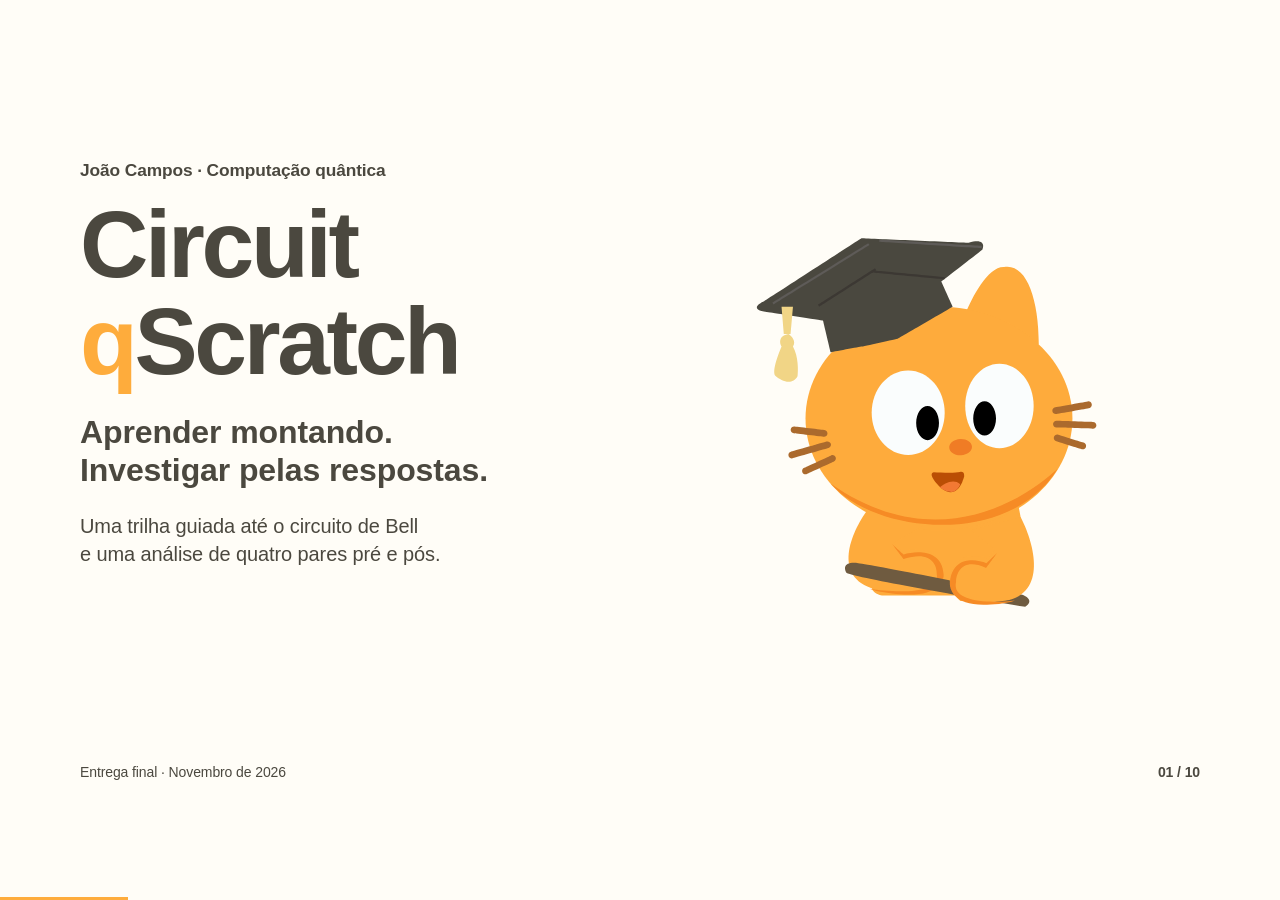
<file: index.html>
<!doctype html><html lang="pt-BR"><head><meta charset="utf-8"><meta name="viewport" content="width=device-width,initial-scale=1"><title>Circuit qScratch | Entrega final</title><link rel="stylesheet" href="base.css"><link rel="stylesheet" id="theme-link" href="theme.css"><link rel="stylesheet" href="template.css"><link rel="stylesheet" href="apresentacao.css"></head><body class="tpl-presenter-mode-reveal"><div class="deck" data-w="1920" data-h="1080"><section class="slide cover" data-title="Circuit qScratch">
      <div class="mascote capa-gato" data-cat="professor" role="img" aria-label="Gato animado: professor"></div>
      
<p class="eyeline">João Campos · Computação quântica</p>
<h1 class="h1">Circuit<br><span class="title-q">q</span>Scratch</h1>
<p class="hero-sub">Aprender montando.<br>Investigar pelas respostas.</p>
<p class="cover-description">Uma trilha guiada até o circuito de Bell<br>e uma análise de quatro pares pré e pós.</p>

      <footer class="source">Entrega final · Novembro de 2026<span>01 / 10</span></footer>
      <aside class="notes"><p><b>0:00–0:20 · A ideia.</b> Eu desenvolvi o Circuit qScratch para apresentar conceitos quânticos por uma trilha visual em português. A pessoa aprende as peças enquanto monta um circuito de Bell. Vou mostrar a proposta, como comparei as respostas e o que encontrei em quatro registros. Depois, vou navegar pela plataforma.</p></aside>
    </section>
<section class="slide origin" data-title="O que é o QScratch?">
      <div class="mascote canto-gato" data-cat="pensando" role="img" aria-label="Gato animado: pensando"></div>
      
<h2 class="h2">O que é o QScratch?</h2>
<div class="qscratch-origin"><div class="origin-copy"><p class="lead">Uma extensão do Scratch para explorar conceitos quânticos com blocos e personagens.</p><p>Superposição, emaranhamento e medição aparecem nas propriedades dos personagens.</p><div class="origin-bridge"><h3>O que trouxe para meu projeto</h3><p>O ensino visual e a experimentação. No Circuit qScratch, desenvolvi uma trilha própria para montar e medir o circuito de Bell.</p></div></div><div class="origin-images"><figure class="img-frame contain"><img src="qscratch-7-Im2.jpg" alt="Paleta Quantum do QScratch original, com blocos de superposição, emaranhamento e medição"><figcaption>Blocos quânticos</figcaption></figure><figure class="img-frame contain"><img src="qscratch-personagens.jpg" alt="Dois gatos do Scratch em uma cena de exemplo de emaranhamento do QScratch"><figcaption>Personagens no QScratch</figcaption></figure></div></div>

      <footer class="source">Escanez-Exposito et al. (2025) · <a href="https://doi.org/10.1140/epjqt/s40507-025-00314-9" target="_blank" rel="noopener">Artigo e imagens do QScratch · CC BY 4.0</a><span>02 / 10</span></footer>
      <aside class="notes"><p><b>0:20–0:55 · Minha inspiração.</b> O QScratch é uma extensão do Scratch que usa blocos para explorar conceitos quânticos nas propriedades de personagens. Aqui aparecem os blocos Quantum e os gatos de um exemplo de emaranhamento.</p><p>Ele inspirou minha escolha pelo ensino visual e pela experimentação. No Circuit qScratch, fiz uma implementação própria, concentrada em uma trilha guiada para montar e medir Bell. Não realizei uma comparação de desempenho entre as ferramentas.</p></aside>
    </section>
<section class="slide warm" data-title="Cada ideia vira uma peça">
      <div class="mascote canto-gato" data-cat="xadrez" role="img" aria-label="Gato animado: xadrez"></div>
      
<h2 class="h2">Cada ideia vira uma peça</h2>
<p class="lead">Uma trilha comum para iniciantes, com montagem gradual do circuito de Bell.</p>
<ol class="learning-path">
<li><b>0 / 1</b><strong>Bit e qubit</strong><span>Preparar</span></li>
<li><svg viewBox="0 0 64 64" aria-hidden="true"><path d="M8 49a24 24 0 0 1 48 0ZM32 44l12-17"/></svg><strong>Medição</strong><span>Observar</span></li>
<li><b>H</b><strong>Hadamard</strong><span>Comparar</span></li>
<li><b>⊕</b><strong>CNOT</strong><span>Conectar</span></li>
<li><b>Φ⁺</b><strong>Bell</strong><span>Montar e medir</span></li>
</ol>
<div class="idea-bottom"><div><h3>Descobrir → Testar → Experimentar</h3><p>Etapas, pontos, retorno imediato e um gato professor.<br>Inspiração visual: QScratch e a trilha do Duolingo.</p><p class="small">29 páginas de explicação · 15 perguntas · 5 práticas</p></div>
<div class="bell-mini"><svg viewBox="0 0 610 210" role="img" aria-label="Dois qubits em zero. H no qubit superior, CNOT com controle superior e alvo inferior, seguida da medição de ambos."><g stroke="currentColor" stroke-width="5" fill="none"><path d="M85 55H560M85 155H560M350 55V155"/><rect x="165" y="20" width="70" height="70" rx="12" fill="var(--accent)"/><rect x="480" y="20" width="70" height="70" rx="12" fill="var(--paper)"/><rect x="480" y="120" width="70" height="70" rx="12" fill="var(--paper)"/><circle cx="350" cy="155" r="26" fill="var(--paper)"/><path d="M350 129v52M324 155h52"/><circle cx="350" cy="55" r="11" fill="currentColor"/></g><g fill="currentColor" font-family="Trebuchet MS" font-size="36" text-anchor="middle"><text x="41" y="68">|0⟩</text><text x="41" y="168">|0⟩</text><text x="200" y="68">H</text><text x="515" y="68">M</text><text x="515" y="168">M</text></g></svg><p>Ideal: 00 ou 11, cada um com 50% de chance.</p></div></div>

      <footer class="source">Entrega final · Seções II e III · Modelo ideal simulado em computador clássico<span>03 / 10</span></footer>
      <aside class="notes"><p><b>0:55–1:35 · Percurso e conteúdo.</b> Minha implementação é própria, inspirada no ensino visual do QScratch. A organização da trilha lembra o Duolingo. São cinco blocos, com explicação, quiz e prática, e todos recebem o mesmo conteúdo. A escolaridade caracteriza o público; não altera as explicações.</p><p>Começo com dois qubits em zero. H no primeiro e CNOT com controle no primeiro e alvo no segundo preparam Bell. A medição ideal pode dar 00 ou 11, com 50% para cada resultado. Isso apresenta superposição, portas, emaranhamento e medição em um circuito pequeno, simulado em computador clássico. Uma série curta não precisa se dividir exatamente ao meio, e a correlação nessa base sozinha não prova emaranhamento.</p><p>Os pontos tornam o avanço visível; seu efeito educacional não foi isolado.</p></aside>
    </section>
<section class="slide " data-title="Quem entrou na análise">
      <div class="mascote canto-gato" data-cat="brincando" role="img" aria-label="Gato animado: brincando"></div>
      
<h2 class="h2">Quem entrou na análise</h2>
<div class="sample-layout"><ol class="sample-flow"><li><b>12</b><span>documentos de progresso<br>consultados</span></li><li><b>5</b><span>com os cinco blocos<br>concluídos</span></li><li class="orange"><b>4</b><span>com pré e pós enviados<br>na versão 3</span></li></ol>
<div class="sample-profile"><h3>Nos quatro registros</h3><p><b>3</b> Ensino Superior incompleto<br><b>1</b> Ensino Médio</p><div class="profile-note">Todos já tinham ouvido falar do tema.<br>Três estavam tentando estudar pela primeira vez.<br>Nenhum declarou conhecer circuitos quânticos.</div></div></div>
<p class="takeaway">O critério de seleção foi definido após a coleta.</p>

      <footer class="source">Entrega final · Seção IV-A · Consulta ao Firestore em 11/11/2026<span>04 / 10</span></footer>
      <aside class="notes"><p><b>1:35–2:10 · Recorte.</b> A consulta de 11 de novembro encontrou 12 documentos de progresso. Cinco tinham concluído os blocos, mas quatro também tinham enviado os dois formulários na versão 3. Estes são os quatro pares analisados.</p><p>Três declararam Superior incompleto e um Ensino Médio. Essa informação não determina idade nem vínculo institucional. Não vou comparar escolaridades com esse grupo. Também não trato os outros documentos como abandono: o recorte não permite concluir isso.</p></aside>
    </section>
<section class="slide " data-title="O que perguntei antes e depois">
      <div class="mascote canto-gato" data-cat="prancheta" role="img" aria-label="Gato animado: prancheta"></div>
      
<h2 class="h2">O que perguntei<br>antes e depois</h2>
<div class="survey-grid"><article class="panel"><h3>Antes da trilha</h3><p class="small">8 perguntas</p><ul><li>Escolaridade</li><li>Contato anterior com computação quântica</li><li>Primeira tentativa de aprender</li><li>Conhecimento prévio de circuitos</li></ul><div class="paired">Interesse + confiança<br>Medição + porta H</div></article>
<article class="panel orange"><h3>Depois da trilha</h3><p class="small">7 etapas, incluindo comentário opcional</p><div class="paired">Interesse + confiança<br>Medição + porta H</div><ul><li>“Foi fácil entender as explicações?”</li><li>“Foi fácil descobrir o que fazer em cada etapa?”</li><li>“O que poderíamos explicar melhor?”</li></ul></article></div>
<p class="scale">Escala de percepção: Nada · Pouco · Mais ou menos · Bastante · Muito</p>

      <footer class="source">Entrega final · Seção IV · Instrumento v3 · <a href="perguntas.html" target="_blank" rel="noopener">Ver todas as perguntas</a><span>05 / 10</span></footer>
      <aside class="notes"><p><b>2:10–2:50 · Instrumentos.</b> No pré, eu pergunto escolaridade e contato anterior, além de interesse, confiança e dois itens de conteúdo. No pós, repito as quatro medidas e acrescento clareza, facilidade de uso e um comentário opcional.</p><p>Interesse é a vontade de aprender mais. Confiança é sentir-se capaz de começar a estudar. A escala vai de Nada a Muito. Comparo cada registro com ele mesmo e mantenho essas medidas separadas. A versão utilizada é a 3. Os questionários são diferentes dos quizzes que pontuam na trilha.</p><p>Os enunciados e alternativas completos estão no material de apoio.</p></aside>
    </section>
<section class="slide warm" data-title="Duas perguntas de conteúdo">
      <div class="mascote canto-gato" data-cat="pensando" role="img" aria-label="Gato animado: pensando"></div>
      
<h2 class="h2">Duas perguntas de conteúdo</h2>
<p class="lead">Os mesmos itens no pré e no pós, sem correção durante o formulário.</p>
<div class="question-grid"><article class="panel"><span class="question-icon">M</span><h3>Medição</h3><blockquote>“Ao medir um qubit, qual resultado aparece em uma única medição?”</blockquote><p class="answer"><span>Resposta esperada</span>Um resultado: 0 ou 1</p></article>
<article class="panel"><span class="question-icon">H</span><h3>Hadamard</h3><blockquote>“Neste circuito, o que a porta H faz quando é aplicada uma vez a um qubit preparado em 0?”</blockquote><p class="answer"><span>Resposta esperada</span>Prepara chances iguais de medir 0 ou 1</p></article></div>
<p class="takeaway">De 0 a 2 acertos por pessoa. Esses itens não avaliam todo o circuito.</p>

      <footer class="source">Entrega final · Seção IV-B · Instrumento v3 · Mesmas perguntas antes e depois<span>06 / 10</span></footer>
      <aside class="notes"><p><b>2:50–3:30 · O que a comparação mede.</b> A primeira questão verifica se a pessoa distingue uma medição única de duas possibilidades. A segunda trata de H aplicada uma vez a um qubit preparado em zero. Cada acerto vale uma unidade, com máximo de dois.</p><p>São perguntas próprias do projeto, ainda sem validação. Como os enunciados se repetem, familiaridade com a pergunta também pode contribuir para a mudança. Não avaliei CNOT nem emaranhamento nesses formulários. Os 50 pontos possíveis no jogo são outra medida e não entram nessa conta.</p></aside>
    </section>
<section class="slide warm" data-title="Os acertos aumentaram nos quatro pares">
      <div class="mascote canto-gato" data-cat="avaliando" role="img" aria-label="Gato animado: avaliando"></div>
      
<h2 class="h2">Os acertos aumentaram<br>nos quatro pares</h2>
<div class="result-layout"><div class="score-callout"><p>Total nas duas perguntas</p><div class="score-pair"><div><b>1<span>/8</span></b><small>Antes</small></div><strong aria-hidden="true">→</strong><div><b>7<span>/8</span></b><small>Depois</small></div></div><p class="score-caption">8 respostas = 4 pessoas × 2 perguntas</p><div class="item-scores"><p><strong>Medição</strong><span>1/4 → 4/4</span></p><p><strong>Porta H</strong><span>0/4 → 3/4</span></p></div></div>
<div class="panel result-table"><table><caption>Acertos por registro (máximo: 2)</caption><thead><tr><th>Código</th><th>Pré</th><th>Pós</th><th>Diferença</th></tr></thead><tbody><tr><th>P05</th><td>0</td><td>2</td><td>+2</td></tr><tr><th>P07</th><td>0</td><td>1</td><td>+1</td></tr><tr><th>P08</th><td>0</td><td>2</td><td>+2</td></tr><tr><th>P11</th><td>1</td><td>2</td><td>+1</td></tr></tbody></table><p>Média: <b>0,25 → 1,75</b> acerto</p></div></div>
<p class="takeaway">Mudança observada neste grupo; não estabelece causa.</p>

      <footer class="source">Entrega final · Seção V · Tabela 2 · Quatro pares de 11/11/2026<span>07 / 10</span></footer>
      <aside class="notes"><p><b>3:30–4:20 · Resultado de conteúdo.</b> Somando os dois itens, o total passou de um para sete acertos em oito respostas. São quatro pessoas respondendo a duas perguntas, e não oito participantes independentes. Todos os pares tiveram aumento.</p><p>Na medição, passei de um para quatro acertos. Em H, de zero para três. A média passou de 0,25 para 1,75, numa escala que termina em dois. A tabela permite ver cada par sem expor nomes.</p><p>Esse resultado está na direção da hipótese, mas não comprova que a plataforma causou aprendizagem. O grupo é pequeno, foi selecionado entre concluintes e respondeu às mesmas questões.</p></aside>
    </section>
<section class="slide " data-title="Confiança e interesse mudaram de formas diferentes">
      <div class="mascote canto-gato" data-cat="professor" role="img" aria-label="Gato animado: professor"></div>
      
<h2 class="h2">Confiança e interesse<br>mudaram de formas diferentes</h2>
<div class="experience-layout"><div><p class="lead">Mudança nos mesmos quatro registros</p><div class="change-row"><h3>Confiança</h3><div class="units" aria-label="3 aumentaram, 1 ficou igual, 0 diminuíram"><i class="up">↑</i><i class="up">↑</i><i class="up">↑</i><i>=</i></div><p>3 aumentaram · 1 ficou igual</p></div><div class="change-row"><h3>Interesse</h3><div class="units" aria-label="1 aumentou, 3 ficaram iguais, 0 diminuíram"><i class="up">↑</i><i>=</i><i>=</i><i>=</i></div><p>1 aumentou · 3 ficaram iguais</p></div><p class="small">Cada quadrado representa um registro, sem identificar a pessoa.</p></div>
<article class="panel feedback"><h3>Como avaliaram a experiência?</h3><p>Clareza das explicações</p><div class="rating-list"><span>Mais ou menos <b>1</b></span><span>Bastante <b>2</b></span><span>Muito <b>1</b></span></div><p>Facilidade de uso</p><div class="rating-list"><span>Bastante <b>3</b></span><span>Muito <b>1</b></span></div></article></div>

      <footer class="source">Entrega final · Seção V · Tabela 3 · Perguntas próprias de percepção, sem nota SUS<span>08 / 10</span></footer>
      <aside class="notes"><p><b>4:20–5:05 · Percepções.</b> A confiança aumentou em três registros, enquanto o interesse aumentou em um. Nos demais, cada medida ficou igual; nenhuma diminuiu. Isso mostra por que eu separei interesse e confiança.</p><p>Na clareza, houve uma resposta Mais ou menos, duas Bastante e uma Muito. Na facilidade de uso, três Bastante e uma Muito. São duas perguntas próprias da plataforma, não uma nota SUS. Esses dados também não isolam o efeito do gato, dos pontos ou das animações.</p></aside>
    </section>
<section class="slide warm" data-title="O que posso concluir">
      <div class="mascote canto-gato" data-cat="pensando" role="img" aria-label="Gato animado: pensando"></div>
      
<h2 class="h2">O que posso concluir</h2>
<p class="conclusion">Construí uma trilha funcional.<br>Observei melhora nas respostas<br>de um grupo de quatro pessoas.</p>
<div class="limits-grid"><div><h3>Limites</h3><ul class="brutal-bullets"><li>Prazo de entrega curto para ampliar os testes.</li><li>Necessidade de revisão constante dos conteúdos.</li><li>Análise restrita a quatro pares de concluintes.</li></ul></div><div><h3>Planos futuros</h3><ul class="brutal-bullets"><li>Testar com o público-alvo previsto.</li><li>Criar novas trilhas.</li><li>Incluir ranking e ofensivas (dias seguidos de estudo).</li><li>Explorar mais gamificação para incentivar o engajamento.</li></ul></div></div>
<p class="takeaway">Ainda não posso atribuir a mudança à plataforma ou à gamificação.</p>

      <footer class="source">Entrega final · Seções VI a IX · Limites de execução e planos atualizados em 13/11/2026<span>09 / 10</span></footer>
      <aside class="notes"><p><b>5:05–5:45 · Conclusão e planos futuros.</b> Construí uma trilha funcional e observei mudanças em quatro pares. Não consegui testar com muitas pessoas: o prazo de entrega e as revisões constantes do conteúdo limitaram essa etapa.</p><p>Quero testar com o público-alvo previsto, criar novas trilhas e incluir ranking, ofensivas de dias de estudo e outros elementos de gamificação para incentivar o engajamento. Esse efeito ainda precisa ser avaliado.</p><p>Se houver pergunta sobre o método: o instrumento não foi validado, repete duas questões e analisa apenas concluintes, sem grupo de comparação ou teste posterior. Esses limites permanecem; os resultados não demonstram causa.</p></aside>
    </section>
<section class="slide demo" data-title="Agora, na plataforma">
      <div class="mascote canto-gato" data-cat="lupa" role="img" aria-label="Gato animado: lupa"></div>
      
<h2 class="h2">Agora, na plataforma</h2>
<p class="demo-title">Da explicação<br>à montagem de Bell.</p>
<ol class="demo-list"><li>Trilha e exemplo interativo</li><li>Quiz, previsão e bancada</li><li>Medição e acompanhamento pelo professor</li></ol>
<a class="demo-button" href="https://circuit-qscratch.vercel.app/" target="_blank" rel="noopener">Abrir a plataforma <span aria-hidden="true">↗</span></a>
<p class="demo-url">circuit-qscratch.vercel.app</p>

      <footer class="source"><a href="apoio.html" target="_blank" rel="noopener">Capturas de apoio</a> · <a href="perguntas.html" target="_blank" rel="noopener">Questionários</a> · <a href="CREDITOS.md" target="_blank" rel="noopener">Créditos</a><span>10 / 10</span></footer>
      <aside class="notes"><p><b>5:45–6:00 · Passagem à demonstração.</b> Agora vou mostrar como isso aparece na experiência. Vou percorrer uma explicação, uma pergunta, a bancada e o acompanhamento do professor.</p><p><b>6:00–6:40:</b> abra a trilha já preparada e mostre Descobrir, Testar e Experimentar. <b>6:40–7:20:</b> compare uma e duas H no exemplo. <b>7:20–8:25:</b> use uma tentativa de demonstração já adiantada para mostrar uma pergunta, a previsão e H/CNOT na bancada. <b>8:25–9:00:</b> prepare e meça Bell, explicando a diferença entre chances e frequências. <b>9:00–9:30:</b> mostre o painel com aluno fictício, progresso e erros. <b>9:30–10:00:</b> conclua: entreguei o percurso e encontrei mudanças nas respostas; a próxima etapa é uma avaliação mais ampla.</p><p>Não percorra as 29 páginas nem responda a todos os quizzes durante a fala. Deixe a conta de demonstração e as abas prontas. Se a conexão falhar, use as capturas de apoio. Não exiba dados pessoais dos participantes.</p></aside>
    </section></div><script src="runtime.js"></script><script src="vendor/lottie.min.js"></script><script src="assets/mascotes.js"></script><script src="mascotes.js"></script></body></html>
</file>
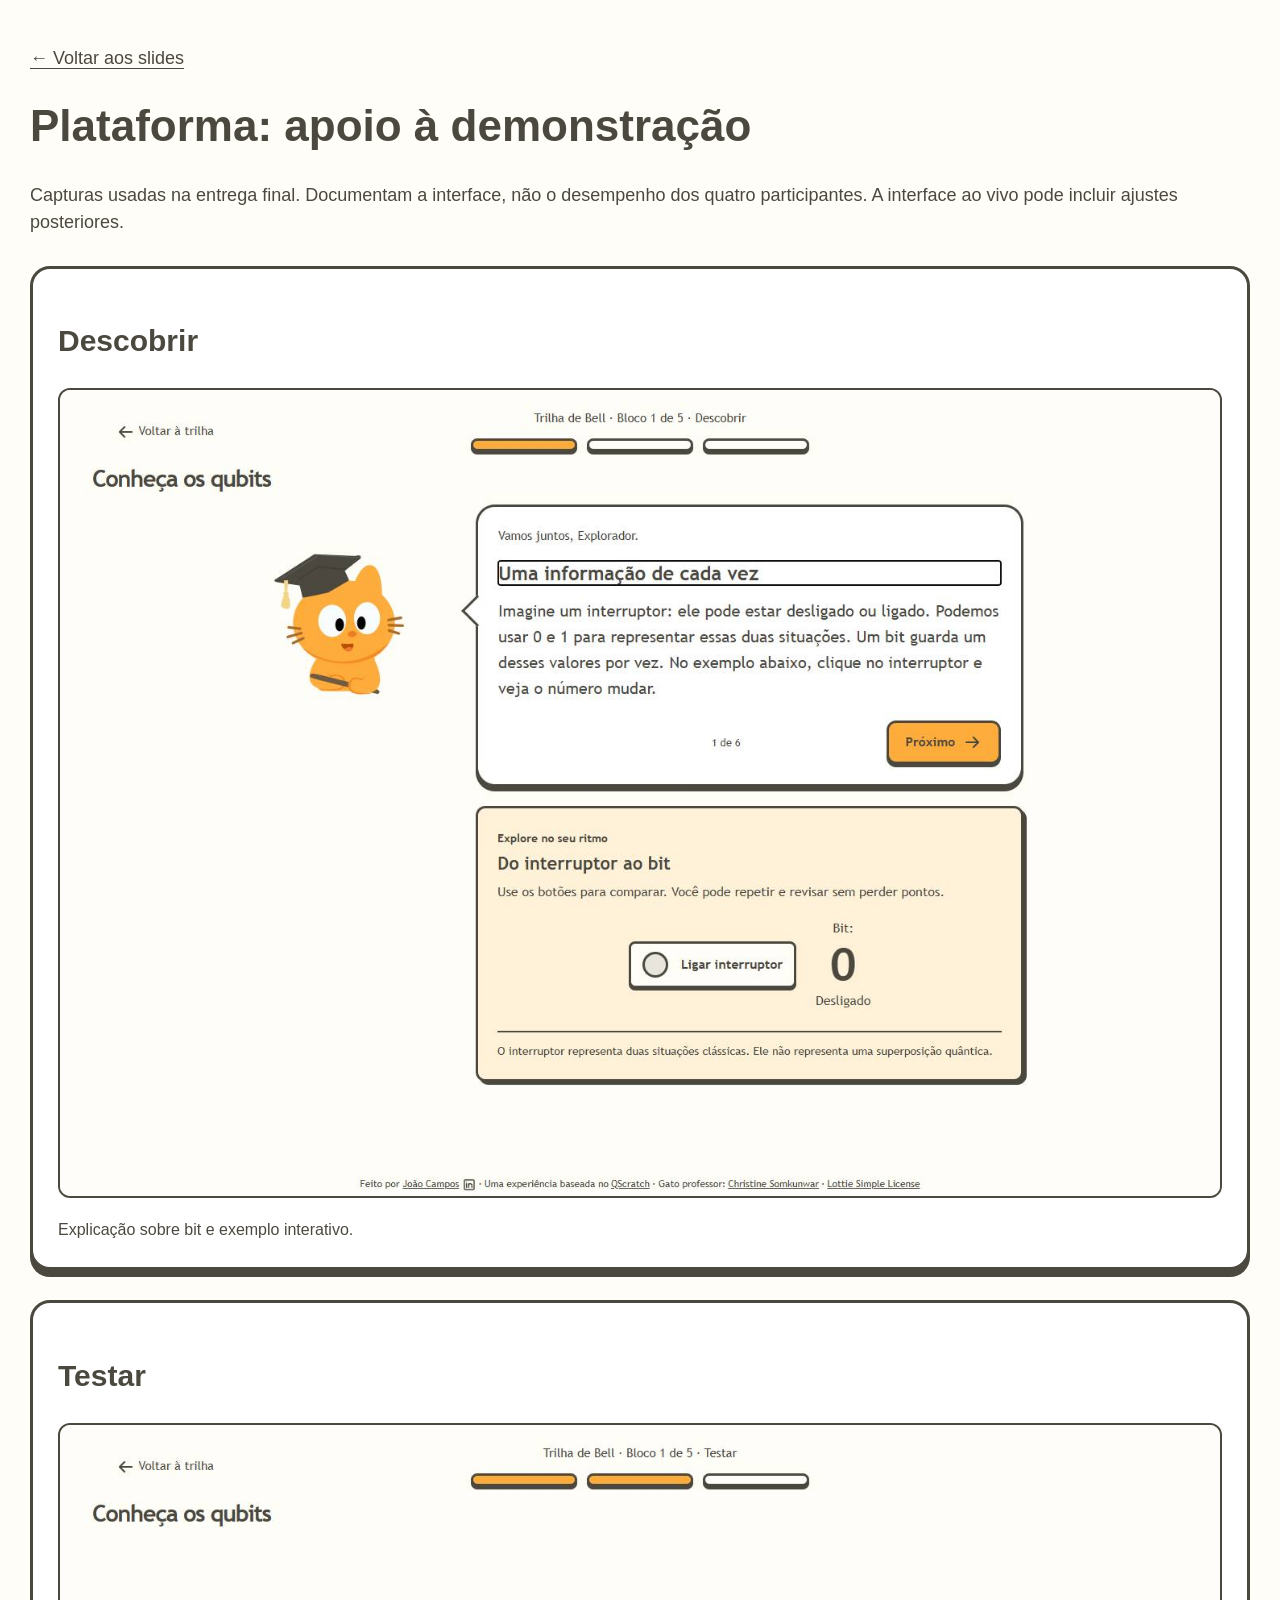
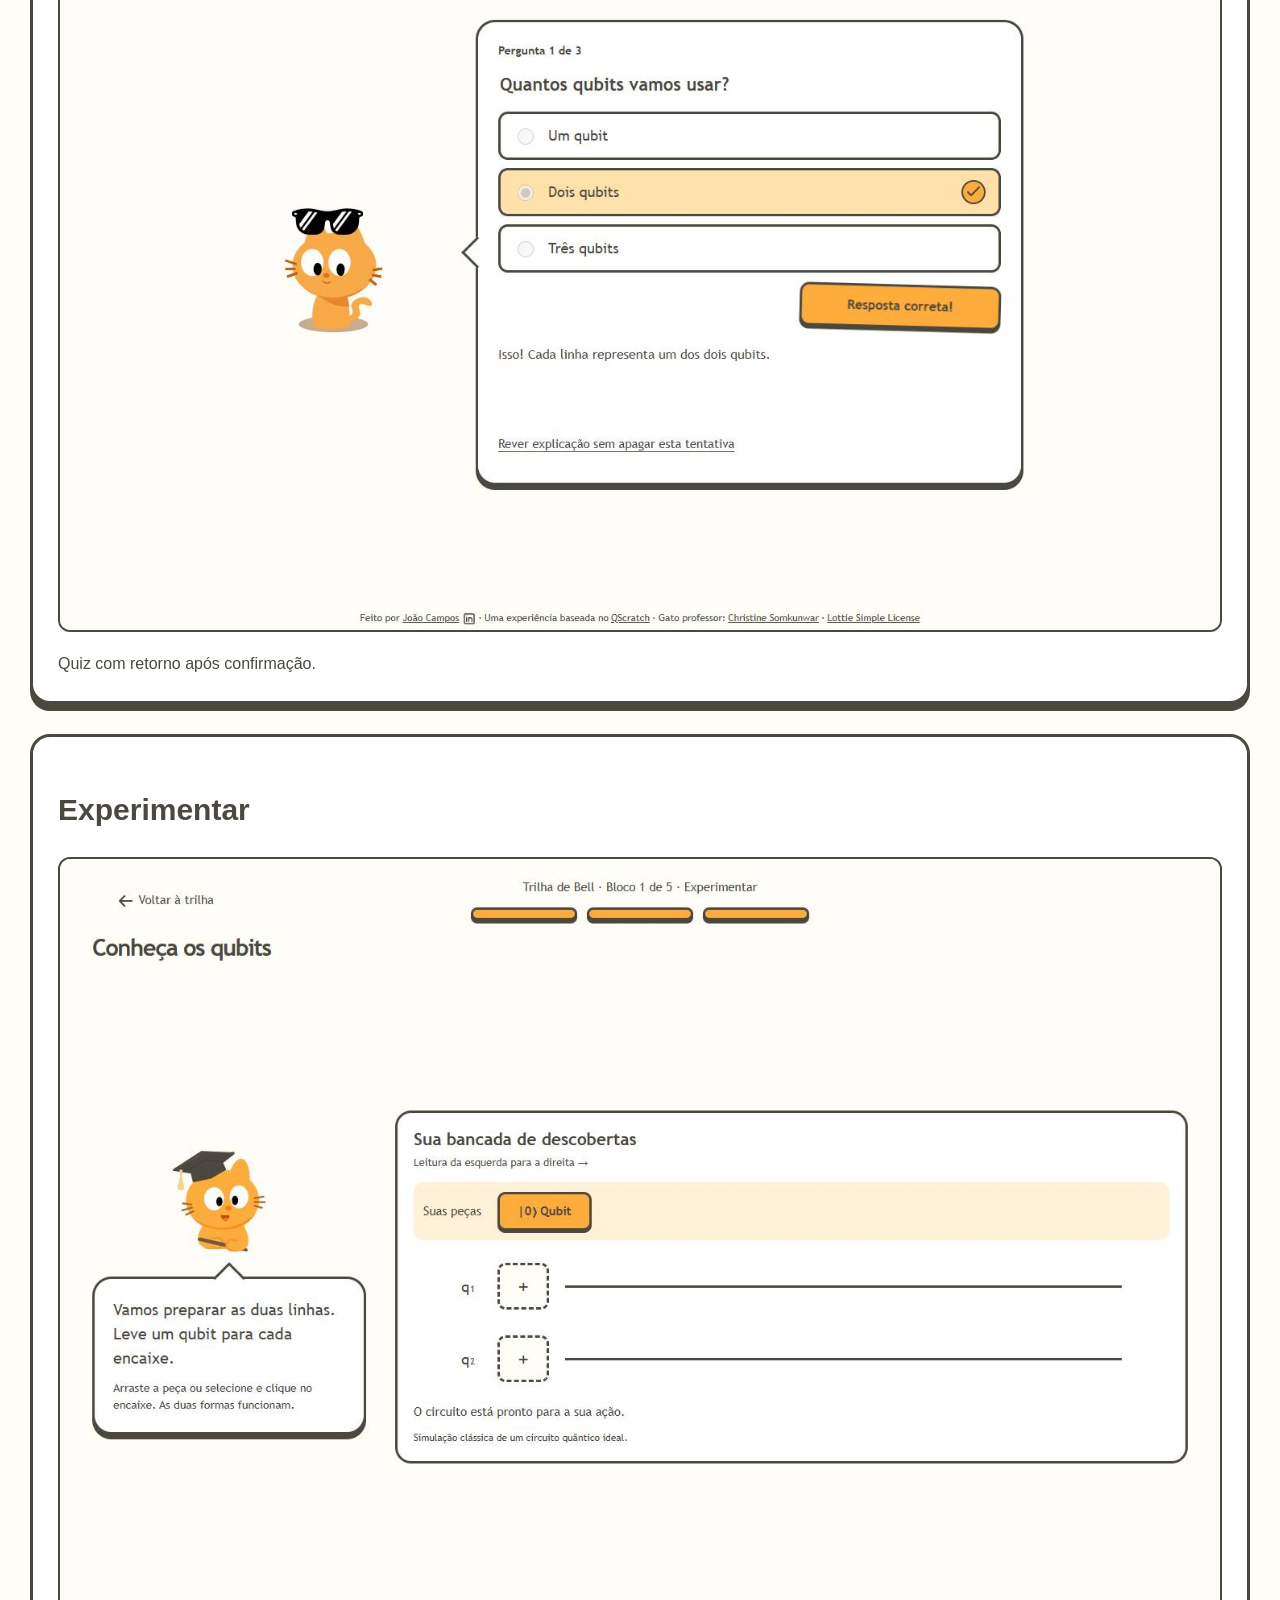
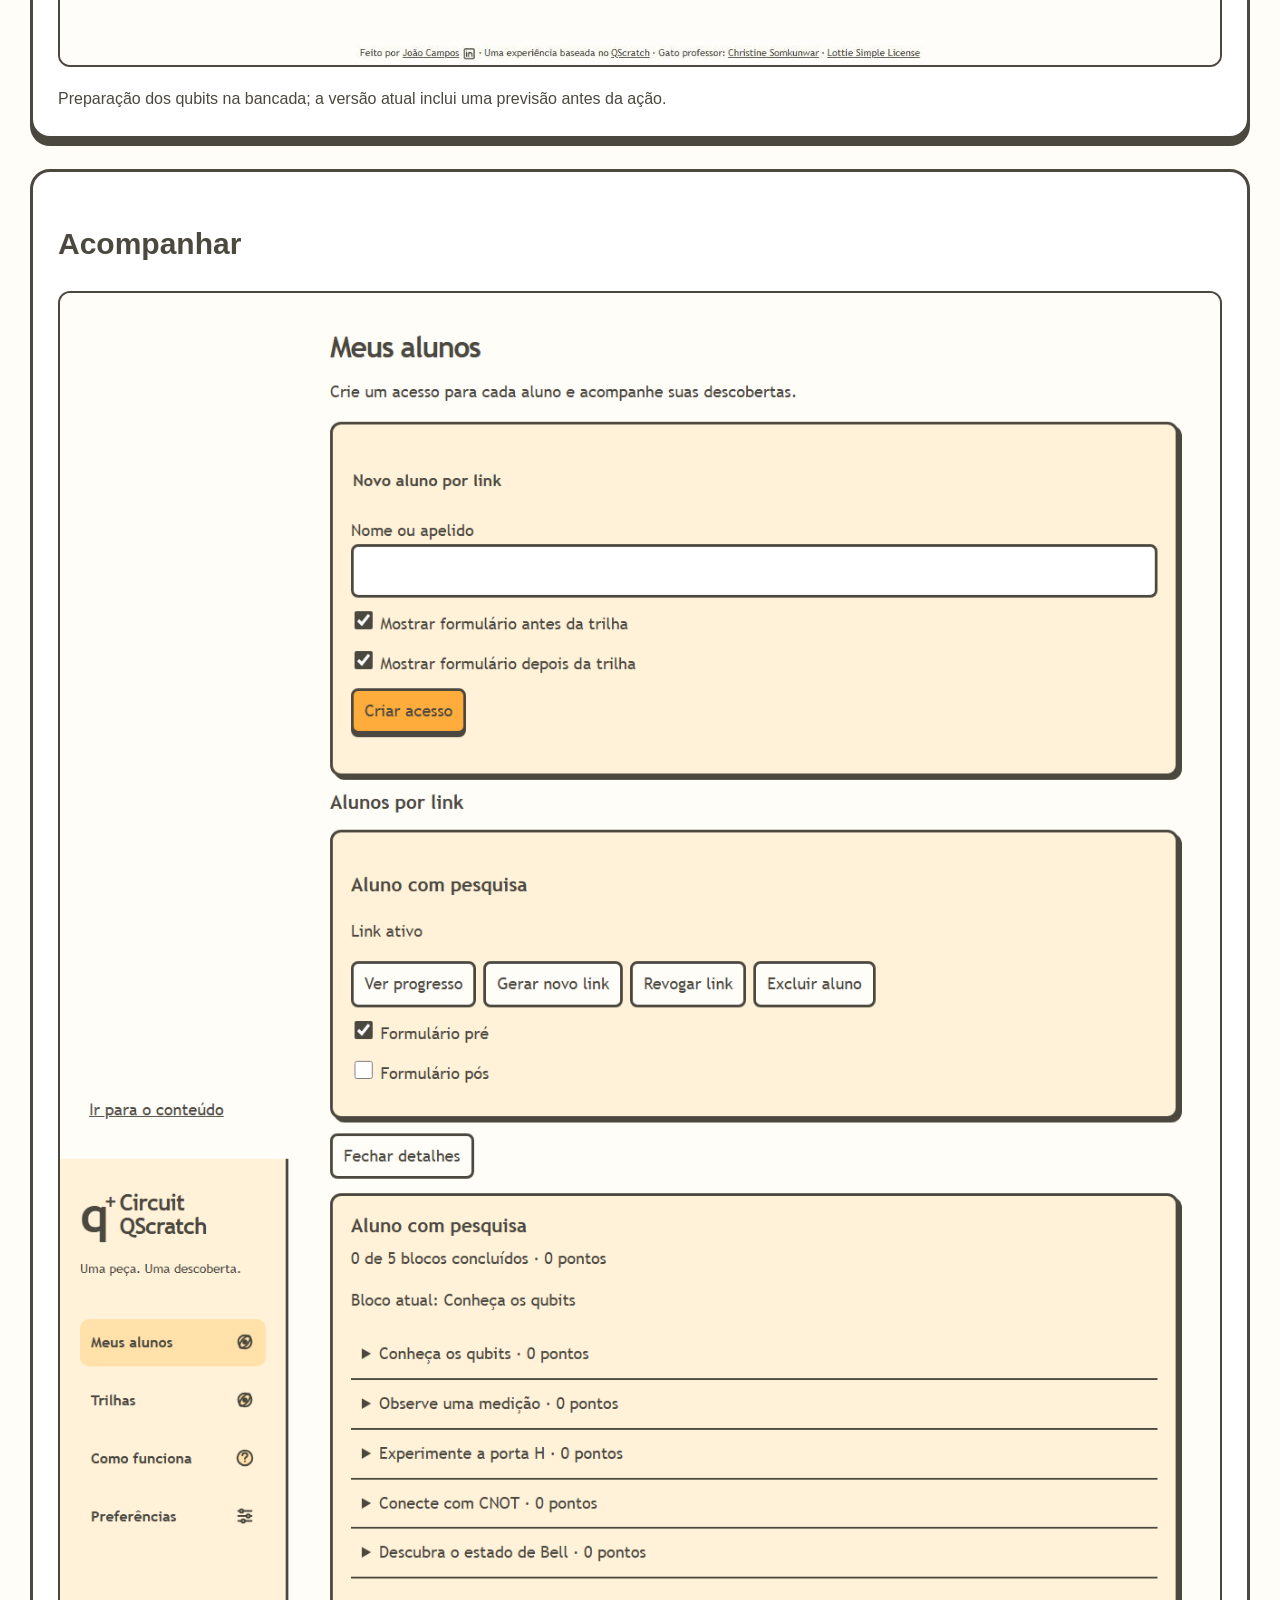
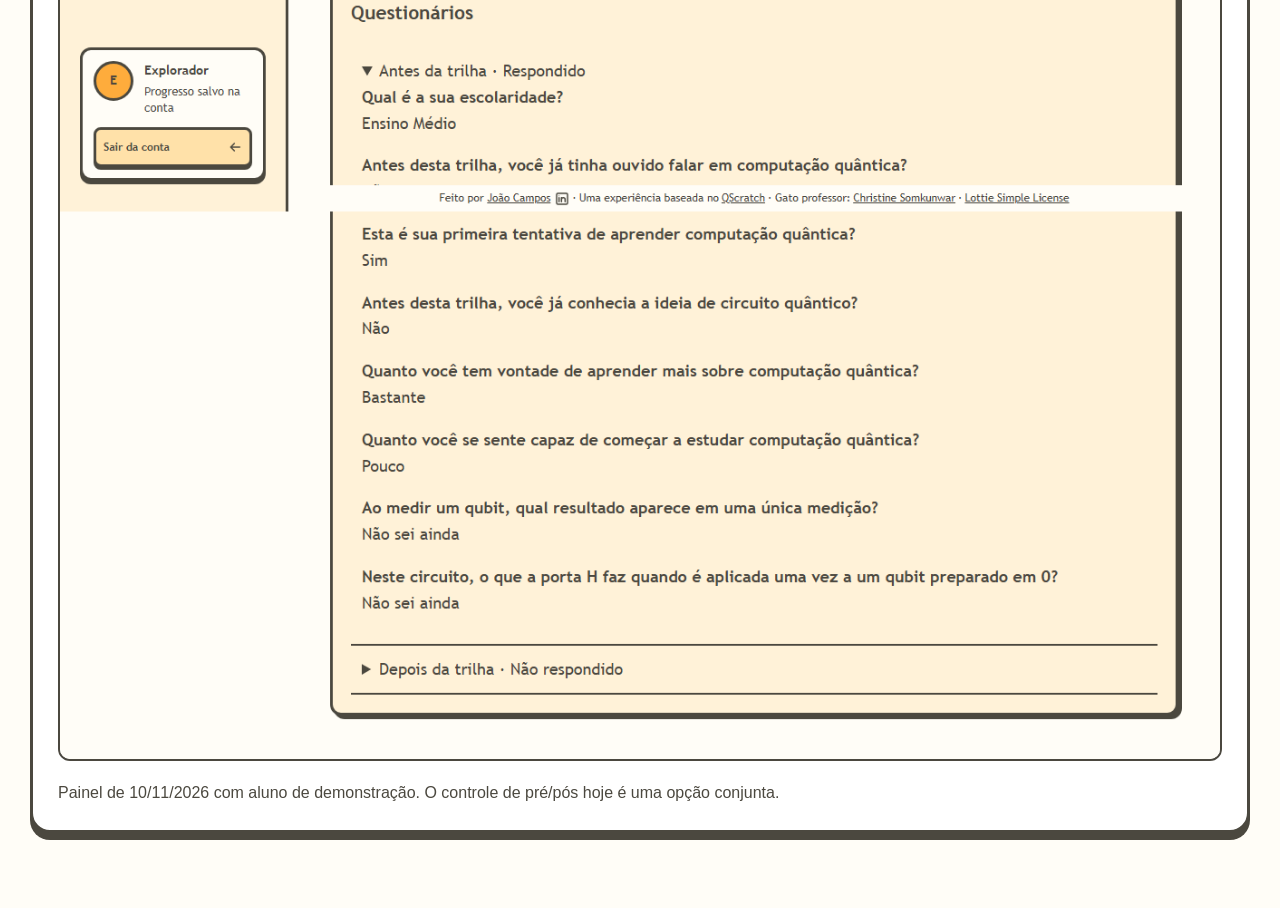
<file: apoio.html>
<!doctype html><html lang="pt-BR"><head><meta charset="utf-8"><meta name="viewport" content="width=device-width,initial-scale=1"><link rel="stylesheet" href="apoio.css"><title>Circuit qScratch | Material de apoio</title></head><body><main><a href="index.html">← Voltar aos slides</a><h1>Plataforma: apoio à demonstração</h1><p>Capturas usadas na entrega final. Documentam a interface, não o desempenho dos quatro participantes. A interface ao vivo pode incluir ajustes posteriores.</p><section><h2>Descobrir</h2><figure><img src="assets/apoio/explicacao.png" alt="Explicação sobre bit e exemplo interativo."><figcaption>Explicação sobre bit e exemplo interativo.</figcaption></figure></section><section><h2>Testar</h2><figure><img src="assets/apoio/pergunta.png" alt="Quiz com retorno após confirmação."><figcaption>Quiz com retorno após confirmação.</figcaption></figure></section><section><h2>Experimentar</h2><figure><img src="assets/apoio/pratica.png" alt="Preparação dos qubits na bancada; a versão atual inclui uma previsão antes da ação."><figcaption>Preparação dos qubits na bancada; a versão atual inclui uma previsão antes da ação.</figcaption></figure></section><section><h2>Acompanhar</h2><figure><img src="assets/apoio/painel-professor.png" alt="Painel de 10/11/2026 com aluno de demonstração. O controle de pré/pós hoje é uma opção conjunta."><figcaption>Painel de 10/11/2026 com aluno de demonstração. O controle de pré/pós hoje é uma opção conjunta.</figcaption></figure></section></main></body></html>
</file>
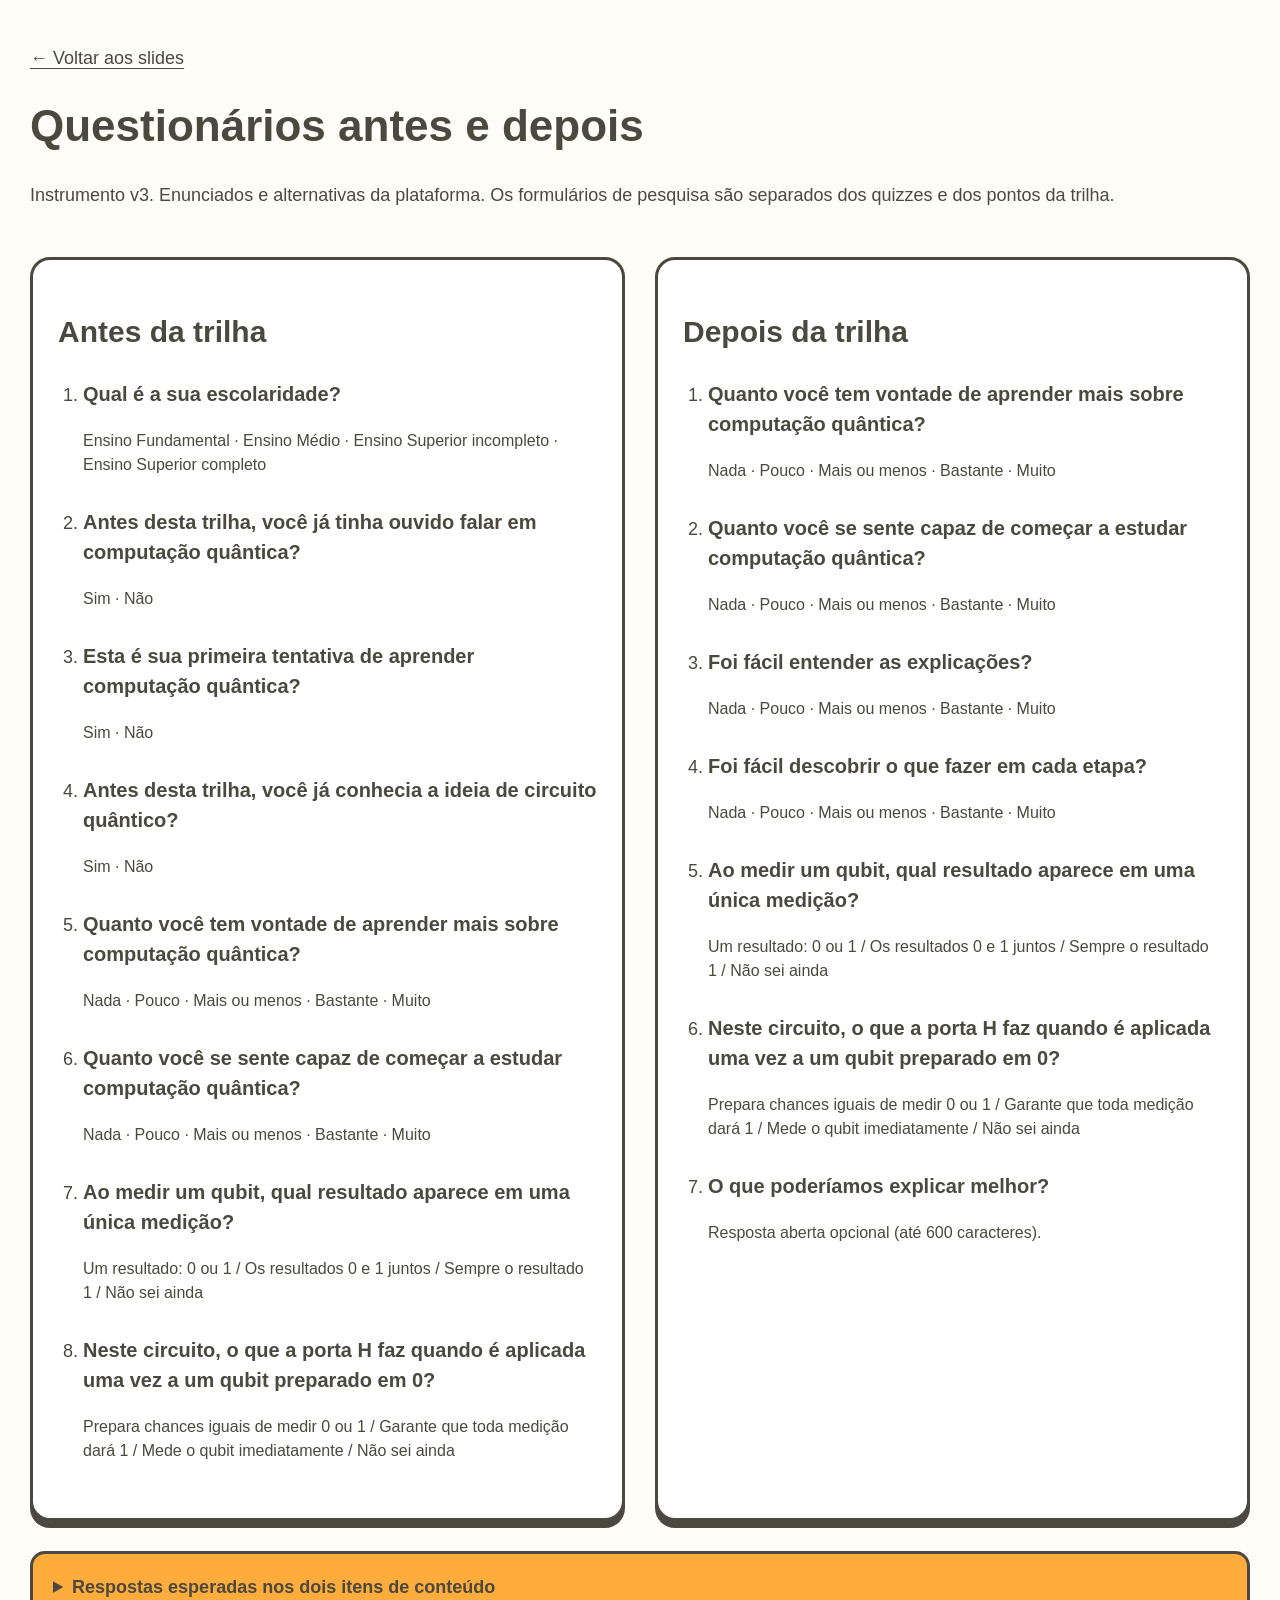
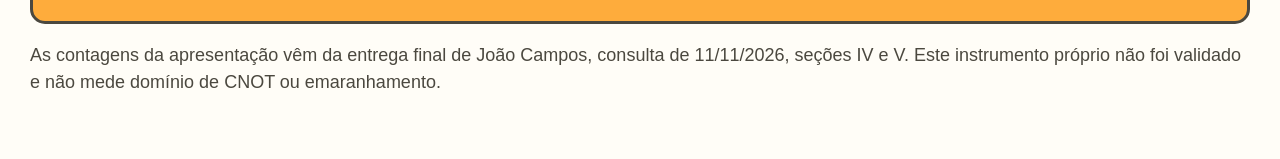
<file: perguntas.html>
<!doctype html><html lang="pt-BR"><head><meta charset="utf-8"><meta name="viewport" content="width=device-width,initial-scale=1"><link rel="stylesheet" href="apoio.css"><title>Circuit qScratch | Material de apoio</title></head><body><main><a href="index.html">← Voltar aos slides</a><h1>Questionários antes e depois</h1><p>Instrumento v3. Enunciados e alternativas da plataforma. Os formulários de pesquisa são separados dos quizzes e dos pontos da trilha.</p><div class="forms"><section><h2>Antes da trilha</h2><ol><li><h3>Qual é a sua escolaridade?</h3><p>Ensino Fundamental · Ensino Médio · Ensino Superior incompleto · Ensino Superior completo</p></li><li><h3>Antes desta trilha, você já tinha ouvido falar em computação quântica?</h3><p>Sim · Não</p></li><li><h3>Esta é sua primeira tentativa de aprender computação quântica?</h3><p>Sim · Não</p></li><li><h3>Antes desta trilha, você já conhecia a ideia de circuito quântico?</h3><p>Sim · Não</p></li><li><h3>Quanto você tem vontade de aprender mais sobre computação quântica?</h3><p>Nada · Pouco · Mais ou menos · Bastante · Muito</p></li><li><h3>Quanto você se sente capaz de começar a estudar computação quântica?</h3><p>Nada · Pouco · Mais ou menos · Bastante · Muito</p></li><li><h3>Ao medir um qubit, qual resultado aparece em uma única medição?</h3><p>Um resultado: 0 ou 1 / Os resultados 0 e 1 juntos / Sempre o resultado 1 / Não sei ainda</p></li><li><h3>Neste circuito, o que a porta H faz quando é aplicada uma vez a um qubit preparado em 0?</h3><p>Prepara chances iguais de medir 0 ou 1 / Garante que toda medição dará 1 / Mede o qubit imediatamente / Não sei ainda</p></li></ol></section><section><h2>Depois da trilha</h2><ol><li><h3>Quanto você tem vontade de aprender mais sobre computação quântica?</h3><p>Nada · Pouco · Mais ou menos · Bastante · Muito</p></li><li><h3>Quanto você se sente capaz de começar a estudar computação quântica?</h3><p>Nada · Pouco · Mais ou menos · Bastante · Muito</p></li><li><h3>Foi fácil entender as explicações?</h3><p>Nada · Pouco · Mais ou menos · Bastante · Muito</p></li><li><h3>Foi fácil descobrir o que fazer em cada etapa?</h3><p>Nada · Pouco · Mais ou menos · Bastante · Muito</p></li><li><h3>Ao medir um qubit, qual resultado aparece em uma única medição?</h3><p>Um resultado: 0 ou 1 / Os resultados 0 e 1 juntos / Sempre o resultado 1 / Não sei ainda</p></li><li><h3>Neste circuito, o que a porta H faz quando é aplicada uma vez a um qubit preparado em 0?</h3><p>Prepara chances iguais de medir 0 ou 1 / Garante que toda medição dará 1 / Mede o qubit imediatamente / Não sei ainda</p></li><li><h3>O que poderíamos explicar melhor?</h3><p>Resposta aberta opcional (até 600 caracteres).</p></li></ol></section></div><details><summary>Respostas esperadas nos dois itens de conteúdo</summary><p>Medição: “Um resultado: 0 ou 1”. H: “Prepara chances iguais de medir 0 ou 1”. Os formulários não mostram correção ao participante.</p></details><p>As contagens da apresentação vêm da entrega final de João Campos, consulta de 11/11/2026, seções IV e V. Este instrumento próprio não foi validado e não mede domínio de CNOT ou emaranhamento.</p></main></body></html>
</file>
<file: base.css>
/* html-ppt :: base.css — reset + shared tokens + layout primitives */
/* Default tokens. Themes in assets/themes/*.css override the :root block. */
:root {
  --bg: #ffffff;
  --bg-soft: #f7f7f8;
  --surface: #ffffff;
  --surface-2: #f2f2f4;
  --border: rgba(0,0,0,.08);
  --border-strong: rgba(0,0,0,.16);
  --text-1: #111216;
  --text-2: #55596a;
  --text-3: #8a8f9e;
  --accent: #3b6cff;
  /* Text drawn on top of an --accent fill. Every theme in assets/themes/
   * and every full-deck style.css overrides this with whichever of white /
   * near-black clears WCAG AA against its own accent — a hardcoded ink
   * cannot, because accents here range from #ffffff to #000000.
   * This default is black rather than white on purpose: against the default
   * --accent #3b6cff, white measures 4.40:1 and black 4.77:1, so only black
   * clears AA for normal text. Reached by any deck that links no theme. */
  --accent-ink: #000000;
  --accent-2: #7a5cff;
  --accent-3: #ff5c8a;
  --good: #1aaf6c;
  --warn: #f5a524;
  --bad:  #e0445a;
  --grad: linear-gradient(135deg,#3b6cff,#7a5cff 55%,#ff5c8a);
  --grad-soft: linear-gradient(135deg,#eef2ff,#f5ecff 55%,#ffeef5);
  --radius: 18px;
  --radius-sm: 12px;
  --radius-lg: 26px;
  --shadow: 0 10px 30px rgba(18,24,40,.08), 0 2px 6px rgba(18,24,40,.04);
  --shadow-lg: 0 24px 60px rgba(18,24,40,.14), 0 6px 16px rgba(18,24,40,.06);
  --font-sans: 'Inter','Noto Sans SC',-apple-system,BlinkMacSystemFont,Helvetica,Arial,sans-serif;
  --font-serif: 'Playfair Display','Noto Serif SC',Georgia,serif;
  --font-mono: 'JetBrains Mono','IBM Plex Mono',SFMono-Regular,Menlo,monospace;
  --font-display: var(--font-sans);
  --letter-tight: -.03em;
  --letter-normal: -.01em;
  --ease: cubic-bezier(.4,0,.2,1);
}
*,*::before,*::after{box-sizing:border-box}
html,body{margin:0;padding:0;background:var(--bg);color:var(--text-1);
  font-family:var(--font-sans);font-weight:400;line-height:1.6;
  -webkit-font-smoothing:antialiased;-moz-osx-font-smoothing:grayscale;
  letter-spacing:var(--letter-normal)}
/* Viewport host: centres the fixed-size design canvas and letterboxes the rest.
   Every px in a slide therefore means the same thing in the browser, in the
   presenter preview, in the overview thumbnail and in a headless render. */
body{width:100vw;height:100vh;overflow:hidden;
  display:flex;align-items:center;justify-content:center}
img,svg,video{max-width:100%;display:block}
a{color:var(--accent);text-decoration:none}
a:hover{text-decoration:underline}
code,kbd,pre,samp{font-family:var(--font-mono)}
/* ================= SLIDE SYSTEM ================= */
/* ================= DESIGN CANVAS =================
   Slides are authored against a FIXED 1920x1080 canvas and scaled to fit the
   viewport by runtime.js (--deck-scale). Before this, .deck was 100vw/100vh
   while type and spacing stayed in absolute px, so a 1512x850 laptop window
   and a 1920x1080 render produced visibly different pages (issue #20).
   Escape hatches:
     <body data-fit="fluid">      -> old behaviour, canvas follows the viewport
     <div class="deck" data-w=".." data-h="..">  -> custom canvas (e.g. 1080x1440 for 3:4)
*/
.deck{position:relative;flex:none;
  width:var(--deck-w,1920px);height:var(--deck-h,1080px);
  overflow:hidden;background:var(--bg);
  transform:scale(var(--deck-scale,1));transform-origin:center center}
/* Opt out: fluid canvas, exactly what the deck did before. */
body[data-fit="fluid"]{display:block}
body[data-fit="fluid"] .deck{width:100vw;height:100vh;transform:none}
.slide{
  position:absolute;inset:0;
  display:flex;flex-direction:column;justify-content:center;
  padding:72px 96px;
  box-sizing:border-box;
  opacity:0;pointer-events:none;
  transition:opacity .5s var(--ease), transform .5s var(--ease);
  transform:translateX(30px);
  overflow:hidden;
}
.slide.is-active{opacity:1;pointer-events:auto;transform:translateX(0);z-index:2}
.slide.is-prev{transform:translateX(-30px)}
/* single-page standalone (used when a layout file is opened directly) */
body.single .slide{position:relative;width:100%;height:100%;opacity:1;transform:none;pointer-events:auto}
body[data-fit="fluid"].single .slide{width:100vw;height:100vh}
/* ================= TYPOGRAPHY ================= */
.eyebrow{font-size:13px;font-weight:500;letter-spacing:.16em;text-transform:uppercase;color:var(--text-3)}
.kicker{font-size:14px;font-weight:600;color:var(--accent);letter-spacing:.08em;text-transform:uppercase}
h1.title,.h1{font-family:var(--font-display);font-size:72px;line-height:1.05;font-weight:800;letter-spacing:var(--letter-tight);margin:0 0 18px;color:var(--text-1)}
h2.title,.h2{font-family:var(--font-display);font-size:54px;line-height:1.1;font-weight:700;letter-spacing:var(--letter-tight);margin:0 0 14px}
h3,.h3{font-size:32px;line-height:1.2;font-weight:600;letter-spacing:var(--letter-normal);margin:0 0 10px}
h4,.h4{font-size:22px;line-height:1.3;font-weight:600;margin:0 0 8px}
.lede{font-size:22px;line-height:1.55;color:var(--text-2);font-weight:300;max-width:62ch}
.dim{color:var(--text-2)}
.dim2{color:var(--text-3)}
.mono{font-family:var(--font-mono)}
.serif{font-family:var(--font-serif)}
.gradient-text{background:var(--grad);-webkit-background-clip:text;background-clip:text;-webkit-text-fill-color:transparent;color:transparent}
/* ================= LAYOUT PRIMITIVES ================= */
.stack>*+*{margin-top:14px}
.row{display:flex;gap:24px;align-items:center}
.row.wrap{flex-wrap:wrap}
.grid{display:grid;gap:24px}
.g2{grid-template-columns:repeat(2,1fr)}
.g3{grid-template-columns:repeat(3,1fr)}
.g4{grid-template-columns:repeat(4,1fr)}
.center{display:flex;align-items:center;justify-content:center;text-align:center}
.fill{flex:1}
.sp-t{padding-top:24px}.sp-b{padding-bottom:24px}
.mt-s{margin-top:8px}.mt-m{margin-top:18px}.mt-l{margin-top:32px}
.mb-s{margin-bottom:8px}.mb-m{margin-bottom:18px}.mb-l{margin-bottom:32px}
/* ================= CARDS ================= */
.card{background:var(--surface);border:1px solid var(--border);border-radius:var(--radius);
  padding:26px 28px;box-shadow:var(--shadow);position:relative;overflow:hidden}
.card-soft{background:var(--surface-2);border:1px solid var(--border)}
.card-outline{background:transparent;border:1.5px solid var(--border-strong);box-shadow:none}
.card-accent{background:var(--surface);border-top:3px solid var(--accent)}
.card-hover{transition:transform .3s var(--ease),box-shadow .3s var(--ease)}
.card-hover:hover{transform:translateY(-4px);box-shadow:var(--shadow-lg)}
.pill{display:inline-block;padding:4px 12px;border-radius:999px;font-size:12px;font-weight:500;
  background:var(--surface-2);color:var(--text-2);border:1px solid var(--border)}
.pill-accent{background:color-mix(in srgb,var(--accent) 12%,transparent);color:var(--accent);border-color:color-mix(in srgb,var(--accent) 28%,transparent)}
/* ================= BARS / DIVIDERS ================= */
.divider{height:1px;background:var(--border);width:100%}
.divider-accent{height:3px;width:72px;background:var(--accent);border-radius:2px}
/* ================= IMAGES (issue #17) =================
 * Framing primitives shared by every image-* layout. The frame owns the
 * aspect ratio and the crop; the <img> just fills it. That's what lets you
 * swap in a photo of any shape without touching the layout.
 *   <figure class="img-frame"><img src="…" alt=""></figure>
 *   .img-frame.contain  -> letterbox instead of crop (screenshots, diagrams,
 *                          logos — anything where cropping loses information)
 *   --img-ratio         -> aspect ratio of the frame (default 16/10)
 *   --img-pos           -> object-position, e.g. "top" to protect a headline
 */
.img-frame{position:relative;margin:0;overflow:hidden;
  border-radius:var(--radius);box-shadow:var(--shadow);background:var(--surface-2);
  aspect-ratio:var(--img-ratio,16/10)}
.img-frame > img{width:100%;height:100%;object-fit:cover;object-position:var(--img-pos,center)}
.img-frame.contain{background:var(--bg-soft);box-shadow:none;border:1px solid var(--border)}
.img-frame.contain > img{object-fit:contain}
.img-frame.fill{height:100%;aspect-ratio:auto}
.img-scrim{position:absolute;inset:0;
  background:linear-gradient(180deg,transparent 42%,rgba(8,10,20,.72))}
.img-cap{margin:10px 2px 0;font-size:14px;line-height:1.5;color:var(--text-3)}
.img-tag{position:absolute;top:14px;left:14px;padding:5px 12px;border-radius:999px;
  background:rgba(10,12,20,.55);color:#fff;font-size:12px;letter-spacing:.06em;
  text-transform:uppercase;backdrop-filter:blur(6px)}
/* ================= CHROME (header/footer/progress) ================= */
.deck-header{position:absolute;top:24px;left:40px;right:40px;display:flex;align-items:center;justify-content:space-between;
  font-size:12px;color:var(--text-3);letter-spacing:.12em;text-transform:uppercase;z-index:10;pointer-events:none}
.deck-footer{position:absolute;bottom:24px;left:40px;right:40px;display:flex;align-items:center;justify-content:space-between;
  font-size:12px;color:var(--text-3);z-index:10;pointer-events:none}
.slide-number::before{content:attr(data-current)}
.slide-number::after{content:" / " attr(data-total)}
.progress-bar{position:fixed;left:0;right:0;bottom:0;height:3px;background:transparent;z-index:20}
.progress-bar > span{display:block;height:100%;width:0;background:var(--accent);transition:width .3s var(--ease)}
/* ---- custom logo (issue #11) ----
 * One logo per deck, drawn over the slide area. Two ways in, same CSS:
 *   1. hand-author it  -> <img class="deck-logo" data-pos="bottom-right" src="…">
 *   2. declare it once -> <body data-logo="…" data-logo-position="bottom-right">
 * (1) needs no JS at all; (2) is created by runtime.js. It lives inside .deck
 * so it scales with the deck. On an exported PDF it is painted per page by the
 * @media print block below, not by this element — see the note there. */
.deck-logo{position:absolute;z-index:11;pointer-events:none;
  height:var(--logo-size,44px);width:auto;max-width:30%;object-fit:contain;
  opacity:var(--logo-opacity,.9)}
.deck-logo[data-pos="top-left"]     {top:var(--logo-inset-y,28px);left:var(--logo-inset-x,40px)}
.deck-logo[data-pos="top-right"]    {top:var(--logo-inset-y,28px);right:var(--logo-inset-x,40px)}
.deck-logo[data-pos="bottom-left"]  {bottom:var(--logo-inset-y,28px);left:var(--logo-inset-x,40px)}
.deck-logo[data-pos="bottom-right"] {bottom:var(--logo-inset-y,28px);right:var(--logo-inset-x,40px)}
.deck-logo:not([data-pos])          {top:28px;right:40px}
/* ================= PRESENTER / OVERVIEW ================= */
/* Keep this list in sync with NOTE_SEL in assets/runtime.js — the runtime
 * reads speaker notes from all of these, so all of them must be hidden
 * from the audience. */
.notes,.speaker-notes{display:none!important}
.notes-overlay{position:fixed;inset:auto 0 0 0;max-height:42vh;background:rgba(20,22,30,.95);color:#e8ebf4;
  padding:20px 32px;font-size:16px;line-height:1.6;border-top:1px solid rgba(255,255,255,.1);transform:translateY(100%);
  transition:transform .3s var(--ease);z-index:40;overflow:auto;font-family:var(--font-sans)}
.notes-overlay.open{transform:translateY(0)}
.overview{position:fixed;inset:0;background:rgba(10,12,18,.92);backdrop-filter:blur(12px);z-index:50;
  display:none;padding:40px;overflow:auto}
.overview.open{display:grid;grid-template-columns:repeat(4,1fr);gap:20px;align-content:start}
.overview .thumb{background:var(--surface);border:1px solid var(--border);border-radius:12px;
  aspect-ratio:16/9;overflow:hidden;cursor:pointer;position:relative;color:var(--text-1);padding:16px;
  font-size:11px;transition:transform .2s var(--ease)}
.overview .thumb:hover{transform:scale(1.04)}
.overview .thumb .n{position:absolute;top:8px;left:10px;font-weight:700;font-size:14px;color:var(--text-3)}
.overview .thumb .t{position:absolute;bottom:10px;left:14px;right:14px;font-weight:600;color:var(--text-1)}
/* ================= PRESENTER VIEW ================= */
/* Presenter view opens in a separate popup window (S key).
 * All presenter styles are self-contained in the popup HTML generated by runtime.js.
 * The audience window (this file) is NOT affected — it stays as normal deck view.
 * Only the .notes class below is needed to hide speaker notes from audience. */
/* ================= UTILITY ================= */
.hidden{display:none!important}
.nowrap{white-space:nowrap}
.tr{text-align:right}.tc{text-align:center}.tl{text-align:left}
.uppercase{text-transform:uppercase;letter-spacing:.12em}
/* ================= PRINT ================= */
@media print{
  /* Every declaration here is !important on purpose. A template stylesheet
   * scopes its rules as `.tpl-name .slide`, which is specificity (0,2,0) and
   * beats a bare `.slide` at (0,1,0) — so without !important a template
   * silently keeps its screen layout in print. That is how dir-key-nav-minimal
   * (position:absolute) printed 8 slides onto 1 page and xhs-post printed 9
   * onto 2: only the opacity/transform declarations on this rule carried
   * !important, and the ones that decide pagination did not. */
  body{display:block!important;width:auto!important;height:auto!important;overflow:visible!important}
  .deck{transform:none!important;width:100%!important;height:auto!important;
        min-height:0!important;display:block!important}
  .slide{position:relative!important;inset:auto!important;
         opacity:1!important;transform:none!important;
         page-break-after:always;break-after:page;
         width:100%!important;height:100vh!important;max-height:100vh!important}
  .slide:last-child{page-break-after:auto;break-after:auto}
  .deck-header,.deck-footer,.progress-bar,.notes-overlay,.overview{display:none!important}
  /* Logo in print. The .deck-logo element is position:absolute inside .deck,
   * and print collapses .deck to height:auto with every slide stacked — so the
   * element can only anchor ONCE against the whole document and lands on a
   * single page (or none). Hide it and paint the logo per slide instead: in
   * print one .slide is exactly one page. runtime.js mirrors the image URL and
   * placement onto .deck (--logo-print / data-logo-print), so this only kicks
   * in when the runtime is present; a JS-less deck keeps the element. */
  .deck[data-logo-print] > .deck-logo{display:none!important}
  .deck[data-logo-print] .slide:not([data-no-logo])::after{
    content:"";position:absolute;z-index:11;pointer-events:none;
    width:30%;height:var(--logo-size,44px);
    background-image:var(--logo-print);background-repeat:no-repeat;
    background-size:contain;opacity:var(--logo-opacity,.9)}
  .deck[data-logo-print="top-left"]     .slide:not([data-no-logo])::after{top:var(--logo-inset-y,28px);left:var(--logo-inset-x,40px);background-position:left top}
  .deck[data-logo-print="top-right"]    .slide:not([data-no-logo])::after{top:var(--logo-inset-y,28px);right:var(--logo-inset-x,40px);background-position:right top}
  .deck[data-logo-print="bottom-left"]  .slide:not([data-no-logo])::after{bottom:var(--logo-inset-y,28px);left:var(--logo-inset-x,40px);background-position:left bottom}
  .deck[data-logo-print="bottom-right"] .slide:not([data-no-logo])::after{bottom:var(--logo-inset-y,28px);right:var(--logo-inset-x,40px);background-position:right bottom}
}
</file>
<file: theme.css>
/* theme: academic-paper — 学术论文 */
:root{
  --bg:#fdfcf8;--bg-soft:#f7f5ed;--surface:#ffffff;--surface-2:#f5f3ea;
  --border:rgba(20,20,20,.14);--border-strong:rgba(20,20,20,.35);
  --text-1:#0a0a0a;--text-2:#333333;--text-3:#707070;
  --accent:#1a3a7a;--accent-2:#0a0a0a;--accent-3:#8a1a1a;
  --accent-ink:#ffffff;  /* text on --accent — 10.9:1 */
  --good:#1a5a2a;--warn:#8a6a1a;--bad:#8a1a1a;
  --grad:linear-gradient(135deg,#1a3a7a,#0a0a0a);
  --grad-soft:linear-gradient(135deg,#e8edf8,#f5f3ea);
  --radius:0px;--radius-sm:0px;--radius-lg:0px;
  --shadow:none;
  --shadow-lg:0 1px 2px rgba(0,0,0,.1);
  --font-sans:'Latin Modern Roman','Playfair Display','Noto Serif SC',Georgia,serif;
  --font-serif:'Latin Modern Roman','Playfair Display','Noto Serif SC',Georgia,serif;
  --font-display:'Latin Modern Roman','Playfair Display','Noto Serif SC',Georgia,serif;
}
body{font-family:var(--font-serif)}
h1.title,h2.title,.h1,.h2{font-weight:700;font-family:var(--font-serif)}
.card{border:1px solid var(--border);box-shadow:none}
.divider{background:var(--text-1);height:1px}
.divider-accent{background:var(--text-1);height:2px;width:100%}
a{color:var(--accent);text-decoration:underline}
.kicker{color:var(--accent);font-style:italic;text-transform:none;letter-spacing:0;font-weight:400}
</file>
<file: template.css>
/* tpl-presenter-mode-reveal · scoped styles
 * Presenter-mode demo deck. Inherits tokens from active theme.
 * Minimal overrides — focus is on content + notes structure.
 */

.tpl-presenter-mode-reveal .slide {
  padding: 72px 96px;
}

.tpl-presenter-mode-reveal .kicker {
  font-family: var(--font-mono, monospace);
  font-size: 13px;
  color: var(--text-3);
  letter-spacing: 0.14em;
  text-transform: uppercase;
  margin: 0 0 18px 0;
}
.tpl-presenter-mode-reveal .h1 {
  font-size: clamp(44px, 5.6vw, 76px);
  line-height: 1.12;
  letter-spacing: -0.02em;
  margin: 0 0 24px 0;
}

.tpl-presenter-mode-reveal .h2 {
  font-size: clamp(32px, 3.6vw, 48px);
  line-height: 1.22;
  letter-spacing: -0.01em;
  margin: 0 0 28px 0;
}

.tpl-presenter-mode-reveal .lede {
  font-size: 20px;
  line-height: 1.55;
  color: var(--text-2);
}
.tpl-presenter-mode-reveal .mono {
  font-family: var(--font-mono, monospace);
  font-size: 0.9em;
  padding: 2px 8px;
  border-radius: 6px;
  background: rgba(255,255,255,0.08);
  color: var(--accent, #58a6ff);
}

.tpl-presenter-mode-reveal .accent {
  color: var(--accent, #f0883e);
  font-weight: 700;
}
.tpl-presenter-mode-reveal .speaker {
  display: flex;
  align-items: center;
  gap: 12px;
  margin-top: 32px;
}
.tpl-presenter-mode-reveal .speaker .av {
  width: 42px;
  height: 42px;
  border-radius: 50%;
  background: linear-gradient(135deg, var(--accent, #58a6ff), #bc8cff);
}
.tpl-presenter-mode-reveal .speaker b {
  display: block;
  font-size: 16px;
}
.tpl-presenter-mode-reveal .speaker span {
  font-size: 13px;
  color: var(--text-3);
}
/* Agenda rows */
.tpl-presenter-mode-reveal .agenda-row {
  display: grid;
  grid-template-columns: 48px 1fr auto;
  gap: 16px;
  align-items: center;
  padding: 14px 18px;
  border: 1px solid var(--border, rgba(255,255,255,0.1));
  border-radius: 10px;
  margin-bottom: 10px;
  background: var(--surface, rgba(255,255,255,0.03));
}
.tpl-presenter-mode-reveal .agenda-row .num {
  font-family: var(--font-mono, monospace);
  font-size: 14px;
  color: var(--accent, #58a6ff);
  font-weight: 700;
}
.tpl-presenter-mode-reveal .agenda-row .t {
  font-size: 17px;
  font-weight: 500;
  color: var(--text-1);
}
.tpl-presenter-mode-reveal .agenda-row .d {
  font-family: var(--font-mono, monospace);
  font-size: 12px;
  color: var(--text-3);
}
/* Cards */
.tpl-presenter-mode-reveal .card {
  background: var(--surface, rgba(255,255,255,0.03));
  border: 1px solid var(--border, rgba(255,255,255,0.1));
  border-radius: 12px;
  padding: 22px 24px;
}
.tpl-presenter-mode-reveal .card-accent {
  border-top: 3px solid var(--accent, #58a6ff);
}
.tpl-presenter-mode-reveal .card h4 {
  margin: 0 0 10px 0;
  font-size: 18px;
  color: var(--text-1);
}
.tpl-presenter-mode-reveal .card .dim {
  color: var(--text-2);
  font-size: 14px;
  line-height: 1.6;
  margin: 0;
}
/* Feature rows (presenter view features) */
.tpl-presenter-mode-reveal .feature-row {
  display: flex;
  gap: 14px;
  padding: 14px 0;
  border-bottom: 1px solid var(--border, rgba(255,255,255,0.08));
}
.tpl-presenter-mode-reveal .feature-row:last-child { border-bottom: none; }
.tpl-presenter-mode-reveal .feature-row .num {
  font-size: 24px;
  font-weight: 700;
  line-height: 1;
  flex-shrink: 0;
}
.tpl-presenter-mode-reveal .feature-row b {
  display: block;
  font-size: 17px;
  margin-bottom: 4px;
  color: var(--text-1);
}
.tpl-presenter-mode-reveal .feature-row .dim {
  font-size: 14px;
  color: var(--text-2);
  line-height: 1.55;
  margin: 0;
}
.tpl-presenter-mode-reveal .blue { color: #58a6ff; }
.tpl-presenter-mode-reveal .green { color: #3fb950; }
.tpl-presenter-mode-reveal .orange { color: #f0883e; }
.tpl-presenter-mode-reveal .purple { color: #bc8cff; }
.tpl-presenter-mode-reveal .red { color: #f85149; }
/* Rule rows (3 铁律) */
.tpl-presenter-mode-reveal .rule-row {
  display: grid;
  grid-template-columns: 56px 1fr;
  gap: 20px;
  align-items: start;
  padding: 18px 22px;
  border: 1px solid var(--border, rgba(255,255,255,0.1));
  border-radius: 12px;
  margin-bottom: 14px;
  background: var(--surface, rgba(255,255,255,0.03));
}
.tpl-presenter-mode-reveal .rule-row .num {
  font-size: 28px;
  font-weight: 800;
  font-family: var(--font-mono, monospace);
  line-height: 1;
}
.tpl-presenter-mode-reveal .rule-row b {
  display: block;
  font-size: 18px;
  margin-bottom: 6px;
  color: var(--text-1);
}
.tpl-presenter-mode-reveal .rule-row .dim {
  font-size: 15px;
  color: var(--text-2);
  line-height: 1.6;
  margin: 0;
}
/* Code block */
.tpl-presenter-mode-reveal .code-block {
  background: #0d1117;
  border: 1px solid rgba(255,255,255,0.1);
  border-radius: 12px;
  padding: 20px 26px;
  font-family: var(--font-mono, "SF Mono", monospace);
  font-size: 15px;
  line-height: 1.8;
  color: #e6edf3;
  white-space: pre-wrap;
  text-align: left;
}
.tpl-presenter-mode-reveal .code-block .comment { color: #8b949e; }
.tpl-presenter-mode-reveal .code-block .cmd { color: #3fb950; font-weight: 600; }
.tpl-presenter-mode-reveal .code-block .flag { color: #f0883e; }
/* Stack helper */
.tpl-presenter-mode-reveal .stack > * + * { margin-top: 0; }

/* Grid helpers */
.tpl-presenter-mode-reveal .grid { display: grid; gap: 20px; }
.tpl-presenter-mode-reveal .grid.g2 { grid-template-columns: 1fr 1fr; }
.tpl-presenter-mode-reveal .grid.g3 { grid-template-columns: repeat(3, 1fr); }
.tpl-presenter-mode-reveal .mt-m { margin-top: 20px; }
.tpl-presenter-mode-reveal .mt-l { margin-top: 32px; }
.tpl-presenter-mode-reveal .mt-s { margin-top: 10px; }
.tpl-presenter-mode-reveal .tc { text-align: center; }
</file>
<file: apresentacao.css>
:root{--ink:#4b483f;--accent:#feac3c;--accent-ink:#4b483f;--paper:#fffdf7;--warm:#fff0d4;--white:#fff;--line:4px solid var(--ink);--round:24px;--hard-shadow:0 9px 0 var(--ink);--bg:var(--paper);--text-1:var(--ink);--text-2:var(--ink);--text-3:var(--ink);--font-sans:"Trebuchet MS",Arial,sans-serif;--font-display:"Arial Rounded MT Bold","Trebuchet MS",Arial,sans-serif}
.tpl-presenter-mode-reveal .slide{padding:90px 120px 110px;justify-content:flex-start;background:var(--paper);color:var(--ink);font-family:var(--font-sans);line-height:1.4}.tpl-presenter-mode-reveal .slide.warm{background:var(--warm)}
.tpl-presenter-mode-reveal .h1,.tpl-presenter-mode-reveal .h2{font-family:var(--font-display);font-weight:900;letter-spacing:-.035em;color:var(--ink)}.tpl-presenter-mode-reveal .h1{font-size:142px;line-height:1.02;margin:22px 0 34px}.tpl-presenter-mode-reveal .h2{font-size:68px;line-height:1.12;max-width:1350px;min-height:150px;margin:0 0 35px;display:flex;align-items:center}.tpl-presenter-mode-reveal .h1 .title-q{color:var(--accent)}
.mascote{position:absolute;pointer-events:none;overflow:visible}.mascote svg{width:100%;height:100%}.mascote[data-cat="xadrez"] svg{transform:scale(1.4)}.canto-gato{width:310px;height:280px;right:100px;top:15px}.capa-gato{width:760px;height:700px;right:95px;top:150px}
.tpl-presenter-mode-reveal .orange{color:var(--ink)}
.source{position:absolute;left:120px;right:120px;bottom:44px;font-size:21px;display:flex;justify-content:space-between;gap:50px;line-height:1.3}.source span{margin-left:auto;white-space:nowrap;font-weight:bold}.source a{color:var(--ink);text-decoration:underline;text-underline-offset:4px}.source a:hover{background:var(--accent)}
.eyeline{font-size:26px;margin:12px 0 0;font-weight:bold}.hero-sub{font-size:48px;line-height:1.2;margin:0 0 35px;font-weight:bold}.cover-description{font-size:30px;margin:0;max-width:900px}.lead{font-size:33px;line-height:1.4;margin:0 0 34px;max-width:1450px}.small{font-size:23px;line-height:1.4}
.panel{background:var(--paper);border:var(--line);border-radius:var(--round);box-shadow:var(--hard-shadow);padding:32px 38px}.orange{background:var(--accent)}h3{font-size:33px;font-weight:800;line-height:1.25;margin:0 0 18px}p{margin:0 0 20px}
.learning-path{display:grid;grid-template-columns:repeat(5,1fr);gap:28px;list-style:none;padding:0;margin:0 0 58px}.learning-path li{position:relative;display:flex;align-items:center;flex-direction:column;justify-content:center;border:var(--line);border-radius:var(--round);background:var(--paper);box-shadow:var(--hard-shadow);height:225px}.learning-path li:last-child{background:var(--accent)}.learning-path li:not(:last-child):after{content:"";position:absolute;right:-32px;width:28px;height:4px;background:var(--ink)}.learning-path b{font-size:55px;line-height:1.1;height:68px}.learning-path svg{width:64px;height:68px;stroke:var(--ink);stroke-width:4;fill:none}.learning-path strong{font-size:29px;margin-top:16px}.learning-path span{font-size:25px;margin-top:7px}
.idea-bottom{display:grid;grid-template-columns:1.18fr 1fr;gap:65px;align-items:center}.idea-bottom p{font-size:27px}.idea-bottom .small{font-size:23px}.bell-mini{border:var(--line);border-radius:var(--round);padding:10px 20px;background:var(--paper)}.bell-mini svg{height:190px;width:100%}.bell-mini p{font-size:23px;text-align:center;margin:0 0 10px}
.survey-grid,.question-grid{display:grid;grid-template-columns:1fr 1fr;gap:40px}.survey-grid .panel{min-height:495px}.survey-grid ul{font-size:29px;line-height:1.45;padding-left:28px;margin:20px 0 0}.survey-grid li{padding:0 0 7px 5px}.survey-grid .small{margin:0 0 25px}.paired{font-size:29px;font-weight:bold;padding:16px 22px;border:var(--line);border-radius:16px;background:var(--warm);margin:20px 0 0}.orange .paired{background:var(--paper)}.scale{font-size:27px;margin-top:36px}
.question-grid .panel{position:relative;min-height:460px;padding:35px 38px}.question-icon{position:absolute;top:25px;right:28px;background:var(--accent);border:var(--line);border-radius:14px;width:65px;height:65px;text-align:center;line-height:57px;font-size:36px;font-weight:bold}blockquote{font-size:33px;line-height:1.4;margin:30px 0;max-width:690px;min-height:143px}.answer{padding:22px;background:var(--warm);border-radius:16px;font-size:29px;font-weight:bold;margin:0}.answer span{display:block;font-size:22px;font-weight:normal;margin-bottom:12px}.takeaway{font-size:32px;font-weight:bold;margin:40px 0 0;border-left:8px solid var(--accent);padding:8px 0 8px 25px;max-width:1600px}
.sample-layout{display:grid;grid-template-columns:1.05fr 1fr;gap:85px;align-items:center}.sample-flow{list-style:none;margin:0;padding:0;display:grid;gap:24px}.sample-flow li{display:flex;align-items:center;gap:34px;border:var(--line);border-radius:var(--round);padding:17px 35px;box-shadow:var(--hard-shadow);background:var(--white)}.sample-flow li.orange{background:var(--accent)}.sample-flow b{font-size:84px;line-height:1.1;width:115px;text-align:center}.sample-flow span{font-size:30px}.sample-profile h3{font-size:36px}.sample-profile>p{font-size:32px;line-height:1.8}.sample-profile b{font-size:47px;padding-right:18px}.profile-note{font-size:28px;line-height:1.6;border-left:7px solid var(--accent);padding-left:26px;margin-top:30px}
.result-layout{display:grid;grid-template-columns:1fr 1fr;gap:70px;align-items:center}.score-callout>p{font-size:28px;margin:0}.score-pair{display:flex;align-items:center;justify-content:space-between;margin:10px 0 25px}.score-pair b{font-size:140px;line-height:1.1;letter-spacing:-.05em}.score-pair b span{font-size:58px;letter-spacing:-.04em}.score-pair>strong{font-size:75px}.score-pair small{display:block;font-size:27px;font-weight:bold;text-align:center}.score-pair>div:last-child b{background:var(--accent);border-radius:20px;padding:0 15px}.score-callout .score-caption{font-size:23px}.item-scores{margin-top:30px;border-top:var(--line);padding-top:20px}.item-scores p{display:flex;justify-content:space-between;font-size:31px;margin:10px 0}
.result-table table{border-collapse:collapse;width:100%;font-size:30px;text-align:center;line-height:1.5}.result-table caption{text-align:left;font-size:26px;margin-bottom:26px}.result-table th,.result-table td{padding:13px 7px}.result-table thead th{font-size:24px;border-bottom:var(--line)}.result-table tbody th{text-align:left}.result-table tbody tr:nth-child(even){background:var(--warm)}.result-table>p{margin:26px 0 0;font-size:28px;text-align:center}
.experience-layout{display:grid;grid-template-columns:1.1fr 1fr;gap:85px}.experience-layout .lead{font-size:28px;margin-bottom:28px}.change-row{position:relative;margin-bottom:27px}.change-row h3{margin-bottom:13px}.change-row p{font-size:26px;margin:10px 0 0}.units{display:flex;gap:16px}.units i{font-style:normal;font-weight:bold;font-size:43px;display:grid;place-items:center;width:78px;height:73px;border:var(--line);border-radius:16px;background:var(--paper)}.units .up{background:var(--accent)}.feedback h3{font-size:34px;margin-bottom:30px}.feedback>p{font-size:27px;margin:20px 0 13px;font-weight:bold}.rating-list{display:flex;flex-direction:column;gap:7px;font-size:27px}.rating-list span{display:flex;justify-content:space-between;padding:8px 18px;background:var(--warm);border-radius:10px}.rating-list b{background:var(--accent);border-radius:8px;min-width:40px;text-align:center}
.conclusion{font-size:55px;font-weight:bold;line-height:1.18;margin:0 0 40px;letter-spacing:-.025em}.limits-grid{display:grid;grid-template-columns:1fr 1fr;gap:65px}.limits-grid>div{border-top:var(--line);padding-top:22px}.limits-grid p{font-size:28px;line-height:1.5;margin:0}
.demo .canto-gato{width:650px;height:590px;right:120px;top:240px}.demo-title{font-size:77px;line-height:1.08;letter-spacing:-.03em;font-weight:bold;margin:0 0 35px}.demo-list{font-size:30px;padding-left:36px;line-height:1.8;margin:0 0 34px;max-width:1000px}.demo-button{display:inline-flex;align-self:flex-start;align-items:center;gap:50px;background:var(--accent);color:var(--ink);border:var(--line);border-radius:20px;padding:19px 35px;font-size:34px;font-weight:bold;box-shadow:var(--hard-shadow);transition:transform .15s,box-shadow .15s}.demo-button:hover{text-decoration:none;transform:translateY(-3px)}.demo-button:active{transform:translateY(7px);box-shadow:none}.demo-url{font-size:24px;margin:25px 0}a:focus-visible{outline:5px solid var(--ink);outline-offset:7px}
.slide.is-active .h2,.slide.is-active .h1{animation:enter .4s ease-out both}.slide.is-active .panel,.slide.is-active .learning-path,.slide.is-active .sample-flow,.slide.is-active .result-layout,.slide.is-active .experience-layout,.slide.is-active .limits-grid{animation:enter .48s .08s ease-out both}@keyframes enter{from{opacity:.2;transform:translateY(16px)}to{opacity:1;transform:translateY(0)}}
/* Reduz entradas sem desligar os gatos solicitados. */
@media(prefers-reduced-motion:reduce){.slide.is-active .h2,.slide.is-active .h1,.slide.is-active .panel,.slide.is-active .learning-path,.slide.is-active .sample-flow,.slide.is-active .result-layout,.slide.is-active .experience-layout,.slide.is-active .limits-grid{animation:none}}@media print{.source{bottom:40px}.slide{break-after:page}}
.qscratch-origin{display:grid;grid-template-columns:.9fr 1.45fr;gap:55px;align-items:center}.origin-copy .lead{font-size:36px;font-weight:bold;line-height:1.25;margin-bottom:27px}.origin-copy>p:not(.lead){font-size:29px;line-height:1.45}.origin-bridge{border-left:7px solid var(--accent);padding-left:25px;margin-top:35px}.origin-bridge h3{font-size:29px}.origin-bridge p{font-size:27px;line-height:1.4;margin:0}.origin-images{display:grid;grid-template-columns:.82fr 1fr;gap:26px;align-items:center}.origin-images .img-frame{margin:0;aspect-ratio:auto;overflow:visible;background:transparent;border:0;border-radius:0;box-shadow:none;display:block}.origin-images img{position:static;width:100%;height:535px;object-fit:contain;border:var(--line);border-radius:18px;background:var(--white)}.origin-images figure:last-child img{height:auto;max-height:535px}.origin-images figcaption{font-size:22px;text-align:center;margin-top:14px}
.brutal-bullets{list-style:none;padding:0;margin:0;display:grid;gap:13px}.brutal-bullets li{position:relative;padding-left:40px;font-size:27px;line-height:1.35}.brutal-bullets li:before{content:"";position:absolute;left:0;top:9px;width:20px;height:20px;background:var(--accent);border:3px solid var(--ink);border-radius:5px;box-shadow:2px 3px 0 var(--ink)}
.edge-nav{position:fixed;top:0;bottom:0;z-index:5;border:0;padding:0;background:transparent;cursor:pointer;appearance:none}.edge-prev{left:0}.edge-next{right:0}.edge-nav:focus-visible{outline:3px solid var(--ink);outline-offset:-5px}@media print{.edge-nav{display:none}}
</file>
<file: apoio.css>
:root{--ink:#4b483f;--accent:#feac3c;--paper:#fffdf7}*{box-sizing:border-box}body{margin:0;background:var(--paper);color:var(--ink);font:18px/1.5 "Trebuchet MS",Arial,sans-serif}main{max-width:1300px;margin:auto;padding:45px 30px}h1{font-size:44px;line-height:1.15}h2{font-size:30px}h3{font-size:20px}a{color:var(--ink);text-decoration:underline;text-underline-offset:4px}a:focus-visible,summary:focus-visible{outline:3px solid var(--ink);outline-offset:5px}.forms{display:grid;grid-template-columns:1fr 1fr;gap:30px}section{margin:30px 0;border:3px solid var(--ink);border-radius:20px;padding:25px;background:white;box-shadow:0 7px 0 var(--ink)}ol{padding-left:25px}li{margin-bottom:30px}li p{font-size:16px}figure{margin:0}img{max-width:100%;height:auto;border:2px solid var(--ink);border-radius:12px}figcaption{margin-top:12px;font-size:16px}details{border:3px solid var(--ink);border-radius:15px;padding:20px;background:var(--accent)}summary{cursor:pointer;font-weight:bold}@media(max-width:760px){.forms{grid-template-columns:1fr}main{padding:25px 18px}h1{font-size:34px}}@media print{section{break-inside:avoid;box-shadow:none}.forms{display:block}}
</file>
